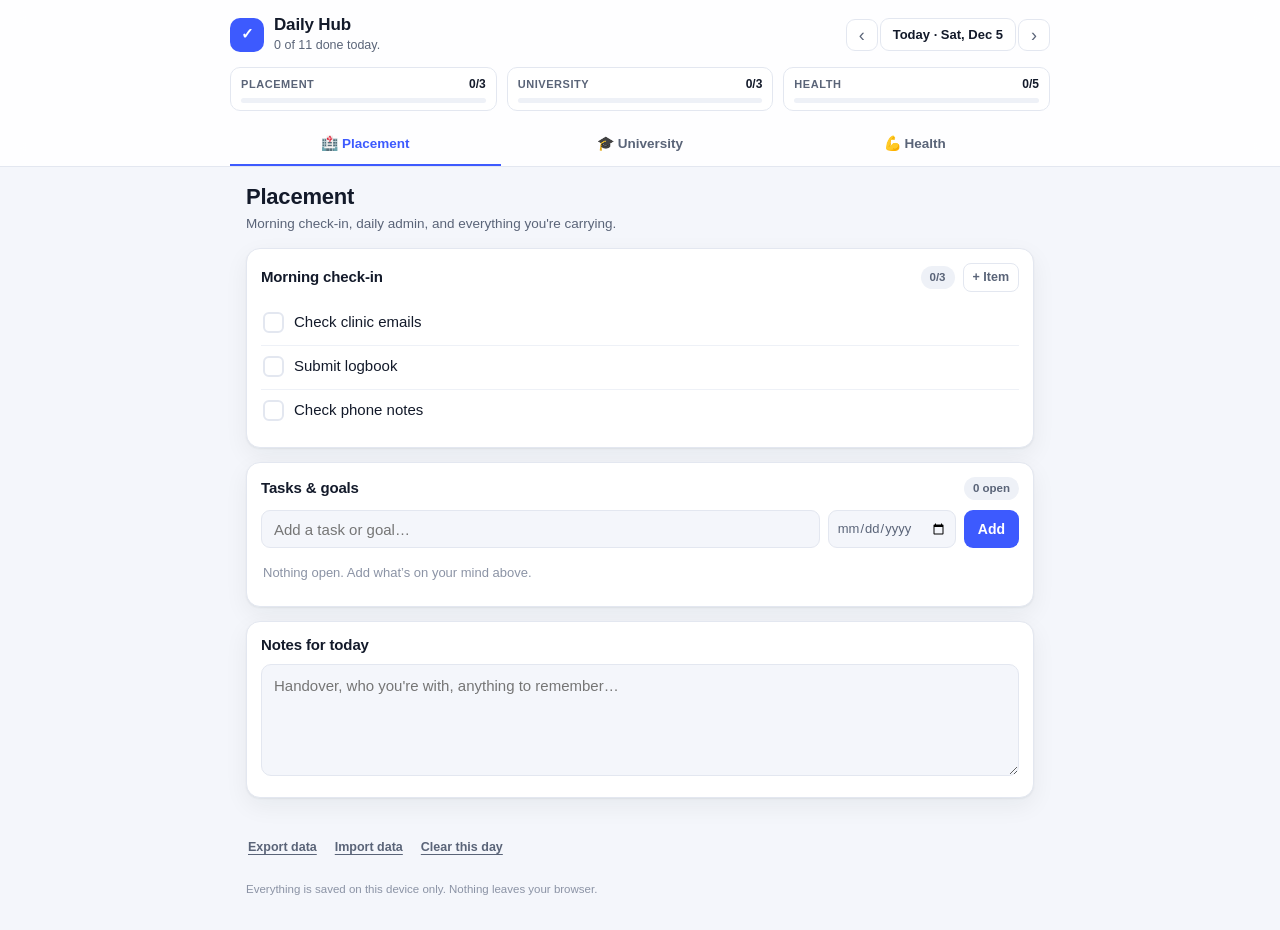
<file: index.html>
<!DOCTYPE html>
<html lang="en">
<head>
<meta charset="utf-8">
<meta name="viewport" content="width=device-width, initial-scale=1, viewport-fit=cover">
<meta name="theme-color" content="#0f1729">
<title>Daily Hub</title>
<link rel="stylesheet" href="styles.css">
<link rel="icon" href="data:image/svg+xml,<svg xmlns='http://www.w3.org/2000/svg' viewBox='0 0 100 100'><text y='.9em' font-size='90'>&#9989;</text></svg>">
</head>
<body>

<header class="topbar">
  <div class="topbar-row">
    <div class="brand">
      <span class="brand-mark">✓</span>
      <div>
        <h1>Daily Hub</h1>
        <p class="brand-sub" id="greeting">Let's get the day set up.</p>
      </div>
    </div>

    <div class="datenav">
      <button class="icon-btn" id="prevDay" title="Previous day" aria-label="Previous day">‹</button>
      <button class="date-btn" id="dateLabel" title="Jump to today">Today</button>
      <button class="icon-btn" id="nextDay" title="Next day" aria-label="Next day">›</button>
    </div>
  </div>

  <div class="progress-strip" id="progressStrip"></div>

  <nav class="tabs" id="tabs">
    <button class="tab is-active" data-page="placement"><span class="tab-ico">🏥</span> Placement</button>
    <button class="tab" data-page="university"><span class="tab-ico">🎓</span> University</button>
    <button class="tab" data-page="health"><span class="tab-ico">💪</span> Health</button>
  </nav>
</header>

<main id="main">
  <!-- ============ PLACEMENT ============ -->
  <section class="page is-active" id="page-placement">
    <div class="page-head">
      <h2>Placement</h2>
      <p class="page-sub">Morning check-in, daily admin, and everything you're carrying.</p>
    </div>

    <div class="card" data-card="routine">
      <div class="card-head">
        <h3>Morning check-in</h3>
        <div class="card-head-right">
          <span class="pill" id="placementRoutineCount">0/0</span>
          <button class="ghost-btn" data-action="add-routine" data-page="placement">+ Item</button>
        </div>
      </div>
      <ul class="checklist" id="placementRoutine"></ul>
    </div>

    <div class="card">
      <div class="card-head">
        <h3>Tasks &amp; goals</h3>
        <span class="pill" id="placementTaskCount">0 open</span>
      </div>
      <form class="add-row" data-add-task="placement">
        <input type="text" name="text" placeholder="Add a task or goal…" autocomplete="off" required>
        <input type="date" name="due" title="Optional due date" class="due-input">
        <button type="submit" class="primary-btn">Add</button>
      </form>
      <ul class="tasklist" id="placementTasks"></ul>
      <button class="link-btn" data-action="toggle-done" data-page="placement">Show completed</button>
      <ul class="tasklist done-list" id="placementTasksDone" hidden></ul>
    </div>

    <div class="card">
      <div class="card-head"><h3>Notes for today</h3></div>
      <textarea class="daynote" id="placementNote" rows="4"
        placeholder="Handover, who you're with, anything to remember…"></textarea>
    </div>
  </section>

  <!-- ============ UNIVERSITY ============ -->
  <section class="page" id="page-university">
    <div class="page-head">
      <h2>University</h2>
      <p class="page-sub">Lectures, readings, notes and the study to-do list.</p>
    </div>

    <div class="card" data-card="routine">
      <div class="card-head">
        <h3>Daily study check-in</h3>
        <div class="card-head-right">
          <span class="pill" id="universityRoutineCount">0/0</span>
          <button class="ghost-btn" data-action="add-routine" data-page="university">+ Item</button>
        </div>
      </div>
      <ul class="checklist" id="universityRoutine"></ul>
    </div>

    <div class="card">
      <div class="card-head">
        <h3>Tasks &amp; deadlines</h3>
        <span class="pill" id="universityTaskCount">0 open</span>
      </div>
      <form class="add-row" data-add-task="university">
        <input type="text" name="text" placeholder="Reading, assignment, revision…" autocomplete="off" required>
        <input type="date" name="due" title="Optional due date" class="due-input">
        <button type="submit" class="primary-btn">Add</button>
      </form>
      <ul class="tasklist" id="universityTasks"></ul>
      <button class="link-btn" data-action="toggle-done" data-page="university">Show completed</button>
      <ul class="tasklist done-list" id="universityTasksDone" hidden></ul>
    </div>

    <div class="card">
      <div class="card-head">
        <h3>Notes &amp; readings</h3>
        <button class="ghost-btn" data-action="add-note">+ Note</button>
      </div>
      <div class="filters">
        <input type="search" id="noteSearch" placeholder="Search notes…" autocomplete="off">
        <div class="chips" id="noteChips">
          <button class="chip is-active" data-kind="all">All</button>
          <button class="chip" data-kind="lecture">Lectures</button>
          <button class="chip" data-kind="reading">Readings</button>
          <button class="chip" data-kind="note">Notes</button>
        </div>
      </div>
      <div class="notes" id="notesList"></div>
    </div>
  </section>

  <!-- ============ HEALTH ============ -->
  <section class="page" id="page-health">
    <div class="page-head">
      <h2>Health</h2>
      <p class="page-sub">Daily targets. Tap, tick, or type the number.</p>
    </div>

    <div class="card">
      <div class="card-head">
        <h3>Today's targets</h3>
        <div class="card-head-right">
          <span class="pill" id="healthCount">0/0</span>
          <button class="ghost-btn" data-action="add-metric">+ Target</button>
        </div>
      </div>
      <div class="metrics" id="metricsList"></div>
    </div>

    <div class="card">
      <div class="card-head"><h3>Last 14 days</h3></div>
      <div class="heatwrap" id="healthHistory"></div>
    </div>

    <div class="card">
      <div class="card-head">
        <h3>Health goals</h3>
        <span class="pill" id="healthTaskCount">0 open</span>
      </div>
      <form class="add-row" data-add-task="health">
        <input type="text" name="text" placeholder="e.g. book physio, plan meals…" autocomplete="off" required>
        <input type="date" name="due" title="Optional due date" class="due-input">
        <button type="submit" class="primary-btn">Add</button>
      </form>
      <ul class="tasklist" id="healthTasks"></ul>
      <button class="link-btn" data-action="toggle-done" data-page="health">Show completed</button>
      <ul class="tasklist done-list" id="healthTasksDone" hidden></ul>
    </div>
  </section>
</main>

<footer class="footer">
  <button class="link-btn" data-action="export">Export data</button>
  <button class="link-btn" data-action="import">Import data</button>
  <button class="link-btn danger" data-action="reset-day">Clear this day</button>
  <input type="file" id="importFile" accept="application/json" hidden>
  <p class="footnote">Everything is saved on this device only. Nothing leaves your browser.</p>
</footer>

<div class="modal-backdrop" id="modal" hidden>
  <div class="modal" role="dialog" aria-modal="true">
    <h3 id="modalTitle">Add</h3>
    <form id="modalForm"></form>
  </div>
</div>

<div class="toast" id="toast" hidden></div>

<script src="app.js"></script>
</body>
</html>
</file>
<file: styles.css>
/* ---------- tokens ---------- */
:root {
  color-scheme: light dark;
  --bg: #f4f6fb;
  --bg-elev: #ffffff;
  --ink: #131a2a;
  --ink-soft: #5a6478;
  --ink-faint: #8b93a5;
  --line: #e3e7f0;
  --line-soft: #eef1f7;
  --accent: #3d5afe;
  --accent-soft: #e8ecff;
  --good: #12b76a;
  --good-soft: #e3f7ed;
  --warn: #d97706;
  --danger: #dc2626;
  --shadow: 0 1px 2px rgba(19, 26, 42, .06), 0 8px 24px rgba(19, 26, 42, .06);
  --radius: 14px;
  --tap: 44px;
}

@media (prefers-color-scheme: dark) {
  :root {
    --bg: #0d1220;
    --bg-elev: #151c2e;
    --ink: #e9edf7;
    --ink-soft: #a3adc2;
    --ink-faint: #6f7a92;
    --line: #253046;
    --line-soft: #1d2639;
    --accent: #7d90ff;
    --accent-soft: #1e2745;
    --good: #34d399;
    --good-soft: #14301f;
    --warn: #fbbf24;
    --danger: #f87171;
    --shadow: 0 1px 2px rgba(0, 0, 0, .3), 0 8px 24px rgba(0, 0, 0, .28);
  }
}

* { box-sizing: border-box; }

body {
  margin: 0;
  background: var(--bg);
  color: var(--ink);
  font: 15px/1.5 -apple-system, BlinkMacSystemFont, "Segoe UI", Roboto, "Helvetica Neue", Arial, sans-serif;
  -webkit-font-smoothing: antialiased;
  padding-bottom: env(safe-area-inset-bottom);
}

h1, h2, h3 { margin: 0; line-height: 1.25; letter-spacing: -.01em; }
button { font: inherit; color: inherit; cursor: pointer; }
input, textarea, select { font: inherit; color: inherit; }

/* ---------- top bar ---------- */
.topbar {
  position: sticky;
  top: 0;
  z-index: 20;
  background: color-mix(in srgb, var(--bg-elev) 88%, transparent);
  backdrop-filter: saturate(1.6) blur(12px);
  border-bottom: 1px solid var(--line);
  padding: 14px 16px 0;
  padding-top: calc(14px + env(safe-area-inset-top));
}

.topbar-row {
  display: flex;
  align-items: center;
  justify-content: space-between;
  gap: 12px;
  max-width: 820px;
  margin: 0 auto;
}

.brand { display: flex; align-items: center; gap: 10px; min-width: 0; }

.brand-mark {
  width: 34px; height: 34px;
  display: grid; place-items: center;
  border-radius: 10px;
  background: var(--accent);
  color: #fff;
  font-weight: 700;
  flex: none;
}

.brand h1 { font-size: 17px; }
.brand-sub { margin: 1px 0 0; font-size: 12.5px; color: var(--ink-soft); }

.datenav { display: flex; align-items: center; gap: 2px; flex: none; }

.icon-btn {
  width: 32px; height: 32px;
  border: 1px solid var(--line);
  background: var(--bg-elev);
  border-radius: 9px;
  font-size: 18px;
  line-height: 1;
  color: var(--ink-soft);
}
.icon-btn:hover { border-color: var(--accent); color: var(--accent); }

.date-btn {
  border: 1px solid var(--line);
  background: var(--bg-elev);
  border-radius: 9px;
  padding: 6px 12px;
  font-size: 13px;
  font-weight: 600;
  min-width: 132px;
  white-space: nowrap;
}
.date-btn:hover { border-color: var(--accent); }
.date-btn.is-past { color: var(--warn); border-color: color-mix(in srgb, var(--warn) 45%, var(--line)); }

/* ---------- progress ---------- */
.progress-strip {
  display: flex;
  gap: 10px;
  max-width: 820px;
  margin: 12px auto 0;
}

.prog {
  flex: 1;
  background: var(--bg-elev);
  border: 1px solid var(--line);
  border-radius: 10px;
  padding: 7px 10px;
}
.prog-top {
  display: flex; justify-content: space-between; align-items: baseline;
  font-size: 11px; color: var(--ink-soft); margin-bottom: 5px;
  text-transform: uppercase; letter-spacing: .05em; font-weight: 600;
}
.prog-top b { font-size: 12px; color: var(--ink); letter-spacing: 0; }
.bar { height: 5px; border-radius: 99px; background: var(--line-soft); overflow: hidden; }
.bar > i {
  display: block; height: 100%; width: 0;
  background: var(--accent); border-radius: 99px;
  transition: width .3s ease;
}
.prog.is-done .bar > i { background: var(--good); }

/* ---------- tabs ---------- */
.tabs {
  display: flex;
  gap: 4px;
  max-width: 820px;
  margin: 12px auto 0;
}

.tab {
  flex: 1;
  border: 0;
  background: none;
  padding: 10px 6px;
  font-size: 13.5px;
  font-weight: 600;
  color: var(--ink-soft);
  border-bottom: 2px solid transparent;
  border-radius: 8px 8px 0 0;
  white-space: nowrap;
}
.tab:hover { color: var(--ink); background: var(--line-soft); }
.tab.is-active { color: var(--accent); border-bottom-color: var(--accent); }
.tab-ico { font-size: 14px; }

/* ---------- layout ---------- */
main { max-width: 820px; margin: 0 auto; padding: 16px; }
.page { display: none; }
.page.is-active { display: block; animation: fade .18s ease; }
@keyframes fade { from { opacity: 0; transform: translateY(4px); } }

.page-head { margin-bottom: 14px; }
.page-head h2 { font-size: 22px; }
.page-sub { margin: 3px 0 0; color: var(--ink-soft); font-size: 13.5px; }

.card {
  background: var(--bg-elev);
  border: 1px solid var(--line);
  border-radius: var(--radius);
  box-shadow: var(--shadow);
  padding: 14px;
  margin-bottom: 14px;
}

.card-head {
  display: flex; align-items: center; justify-content: space-between;
  gap: 10px; margin-bottom: 10px;
}
.card-head h3 { font-size: 15px; }
.card-head-right { display: flex; align-items: center; gap: 8px; }

.pill {
  font-size: 11.5px; font-weight: 600;
  color: var(--ink-soft);
  background: var(--line-soft);
  border-radius: 99px;
  padding: 3px 9px;
  white-space: nowrap;
}
.pill.is-done { color: var(--good); background: var(--good-soft); }

/* ---------- buttons ---------- */
.primary-btn {
  border: 0; background: var(--accent); color: #fff;
  border-radius: 9px; padding: 0 14px; height: 38px;
  font-size: 14px; font-weight: 600; flex: none;
}
.primary-btn:hover { filter: brightness(1.08); }

.ghost-btn {
  border: 1px solid var(--line); background: none;
  color: var(--ink-soft); border-radius: 8px;
  padding: 4px 9px; font-size: 12.5px; font-weight: 600;
}
.ghost-btn:hover { border-color: var(--accent); color: var(--accent); }

.link-btn {
  border: 0; background: none; color: var(--ink-soft);
  font-size: 12.5px; font-weight: 600; padding: 6px 2px;
  text-decoration: underline; text-underline-offset: 3px;
}
.link-btn:hover { color: var(--accent); }
.link-btn.danger:hover { color: var(--danger); }

.x-btn {
  border: 0; background: none; color: var(--ink-faint);
  font-size: 17px; line-height: 1; padding: 4px 6px; border-radius: 6px;
  opacity: 0; transition: opacity .15s;
}
li:hover .x-btn, .note:hover .x-btn, .metric:hover .x-btn { opacity: 1; }
.x-btn:hover { color: var(--danger); background: var(--line-soft); }
@media (hover: none) { .x-btn { opacity: .5; } }

/* ---------- checklist ---------- */
.checklist, .tasklist { list-style: none; margin: 0; padding: 0; }

.checklist li, .tasklist li {
  display: flex; align-items: flex-start; gap: 10px;
  padding: 9px 2px;
  border-bottom: 1px solid var(--line-soft);
}
.checklist li:last-child, .tasklist li:last-child { border-bottom: 0; }

.tick {
  width: 21px; height: 21px; flex: none; margin-top: 1px;
  border: 2px solid var(--line);
  border-radius: 6px;
  background: none;
  display: grid; place-items: center;
  color: transparent;
  font-size: 12px; font-weight: 700;
  transition: background .15s, border-color .15s;
}
.tick:hover { border-color: var(--accent); }
.tick[aria-checked="true"] {
  background: var(--good); border-color: var(--good); color: #fff;
}

.item-body { flex: 1; min-width: 0; }
.item-text { display: block; word-break: break-word; }
.is-checked .item-text { color: var(--ink-faint); text-decoration: line-through; }

.item-meta { font-size: 11.5px; color: var(--ink-faint); margin-top: 2px; }
.item-meta .due { font-weight: 600; }
.item-meta .due.overdue { color: var(--danger); }
.item-meta .due.today { color: var(--warn); }

.empty {
  color: var(--ink-faint); font-size: 13px;
  padding: 12px 2px; text-align: center;
}

/* ---------- add row ---------- */
.add-row { display: flex; gap: 8px; margin-bottom: 6px; flex-wrap: wrap; }
.add-row input[type="text"] {
  flex: 1 1 150px; min-width: 0;
  height: 38px; padding: 0 12px;
  border: 1px solid var(--line); border-radius: 9px;
  background: var(--bg);
}
.add-row input:focus, .daynote:focus, .filters input:focus, .modal input:focus,
.modal textarea:focus, .modal select:focus, .metric input:focus {
  outline: 2px solid var(--accent); outline-offset: -1px; border-color: transparent;
}
.due-input {
  height: 38px; padding: 0 8px; flex: none;
  border: 1px solid var(--line); border-radius: 9px;
  background: var(--bg); color: var(--ink-soft); font-size: 13px;
}

.daynote {
  width: 100%; border: 1px solid var(--line); border-radius: 10px;
  background: var(--bg); padding: 10px 12px; resize: vertical;
  min-height: 84px;
}

.done-list { margin-top: 8px; border-top: 1px dashed var(--line); padding-top: 4px; }

/* ---------- notes ---------- */
.filters { display: flex; flex-wrap: wrap; gap: 8px; margin-bottom: 10px; align-items: center; }
.filters input[type="search"] {
  flex: 1 1 160px; height: 34px; padding: 0 11px;
  border: 1px solid var(--line); border-radius: 9px; background: var(--bg);
}
.chips { display: flex; gap: 5px; flex-wrap: wrap; }
.chip {
  border: 1px solid var(--line); background: none; color: var(--ink-soft);
  border-radius: 99px; padding: 4px 11px; font-size: 12.5px; font-weight: 600;
}
.chip.is-active { background: var(--accent-soft); color: var(--accent); border-color: transparent; }

.notes { display: grid; gap: 8px; }
.note {
  border: 1px solid var(--line); border-radius: 11px;
  padding: 10px 12px; background: var(--bg);
}
.note-head { display: flex; align-items: center; gap: 8px; }
.note-head h4 { margin: 0; font-size: 14px; flex: 1; word-break: break-word; }
.note-kind {
  font-size: 10.5px; font-weight: 700; text-transform: uppercase; letter-spacing: .05em;
  padding: 2px 7px; border-radius: 5px;
  background: var(--accent-soft); color: var(--accent);
}
.note-kind.reading { background: var(--good-soft); color: var(--good); }
.note-kind.note { background: var(--line-soft); color: var(--ink-soft); }
.note-sub { font-size: 11.5px; color: var(--ink-faint); margin: 3px 0 0; }
.note-body {
  margin: 8px 0 0; font-size: 13.5px; color: var(--ink-soft);
  white-space: pre-wrap; word-break: break-word;
}
.note-toggle { margin-top: 6px; }

/* ---------- health metrics ---------- */
.metrics { display: grid; gap: 8px; }

.metric {
  display: flex; align-items: center; gap: 12px;
  border: 1px solid var(--line); border-radius: 11px;
  padding: 10px 12px; background: var(--bg);
}
.metric.is-met { border-color: color-mix(in srgb, var(--good) 45%, var(--line)); background: var(--good-soft); }

.metric-ico { font-size: 19px; flex: none; }
.metric-body { flex: 1; min-width: 0; }
.metric-name { font-weight: 600; font-size: 14px; }
.metric-target { font-size: 11.5px; color: var(--ink-faint); }
.metric-streak { font-size: 11.5px; color: var(--warn); font-weight: 600; }

.metric-ctrl { display: flex; align-items: center; gap: 6px; flex: none; }
.step-btn {
  width: 30px; height: 30px; border-radius: 8px;
  border: 1px solid var(--line); background: var(--bg-elev);
  font-size: 16px; line-height: 1; color: var(--ink-soft);
}
.step-btn:hover { border-color: var(--accent); color: var(--accent); }
.metric-val { min-width: 46px; text-align: center; font-weight: 700; font-variant-numeric: tabular-nums; }
.metric input[type="number"] {
  width: 78px; height: 32px; text-align: right; padding: 0 8px;
  border: 1px solid var(--line); border-radius: 8px; background: var(--bg-elev);
  font-variant-numeric: tabular-nums;
}
.metric-unit { font-size: 12px; color: var(--ink-faint); min-width: 30px; }

/* ---------- history heatmap ---------- */
.heatwrap { overflow-x: auto; padding-bottom: 4px; }
.heat { display: flex; gap: 5px; min-width: min-content; }
.heat-day { text-align: center; flex: none; width: 34px; }
.heat-cell {
  height: 34px; border-radius: 8px;
  border: 1px solid var(--line);
  background: var(--line-soft);
  display: grid; place-items: center;
  font-size: 10.5px; font-weight: 700; color: var(--ink-faint);
}
.heat-cell.lv1 { background: color-mix(in srgb, var(--good) 22%, transparent); color: var(--ink-soft); border-color: transparent; }
.heat-cell.lv2 { background: color-mix(in srgb, var(--good) 55%, transparent); color: var(--ink); border-color: transparent; }
.heat-cell.lv3 { background: var(--good); color: #fff; border-color: transparent; }
.heat-cell.is-today { outline: 2px solid var(--accent); outline-offset: 1px; }
.heat-lbl { font-size: 10px; color: var(--ink-faint); margin-top: 4px; }

/* ---------- footer ---------- */
.footer {
  max-width: 820px; margin: 0 auto; padding: 4px 16px 32px;
  display: flex; gap: 14px; flex-wrap: wrap; align-items: center;
}
.footnote { flex: 1 1 100%; margin: 4px 0 0; font-size: 11.5px; color: var(--ink-faint); }

/* ---------- modal ---------- */
/* `display` here would otherwise beat the [hidden] attribute and leave an
   invisible overlay swallowing every click on the page. */
[hidden] { display: none !important; }

.modal-backdrop {
  position: fixed; inset: 0; z-index: 50;
  background: rgba(10, 14, 24, .5);
  display: grid; place-items: center;
  padding: 16px;
}
.modal {
  background: var(--bg-elev);
  border-radius: var(--radius);
  box-shadow: var(--shadow);
  width: min(440px, 100%);
  padding: 18px;
  max-height: 90vh; overflow-y: auto;
}
.modal h3 { font-size: 16px; margin-bottom: 12px; }
.modal label { display: block; font-size: 12.5px; font-weight: 600; color: var(--ink-soft); margin: 10px 0 4px; }
.modal input, .modal textarea, .modal select {
  width: 100%; border: 1px solid var(--line); border-radius: 9px;
  background: var(--bg); padding: 9px 11px;
}
.modal textarea { resize: vertical; min-height: 96px; }
.modal-row { display: flex; gap: 10px; }
.modal-row > * { flex: 1; }
.modal-actions { display: flex; justify-content: flex-end; gap: 8px; margin-top: 16px; }

/* ---------- toast ---------- */
.toast {
  position: fixed; left: 50%; bottom: 24px; transform: translateX(-50%);
  background: var(--ink); color: var(--bg);
  padding: 10px 16px; border-radius: 10px;
  font-size: 13px; font-weight: 600; z-index: 60;
  box-shadow: var(--shadow);
  animation: rise .2s ease;
}
@keyframes rise { from { opacity: 0; transform: translate(-50%, 8px); } }

@media (max-width: 480px) {
  .brand-sub { display: none; }
  .date-btn { min-width: 108px; font-size: 12.5px; padding: 6px 8px; }
  .prog-top { font-size: 10px; }
  main { padding: 12px; }
}
</file>
